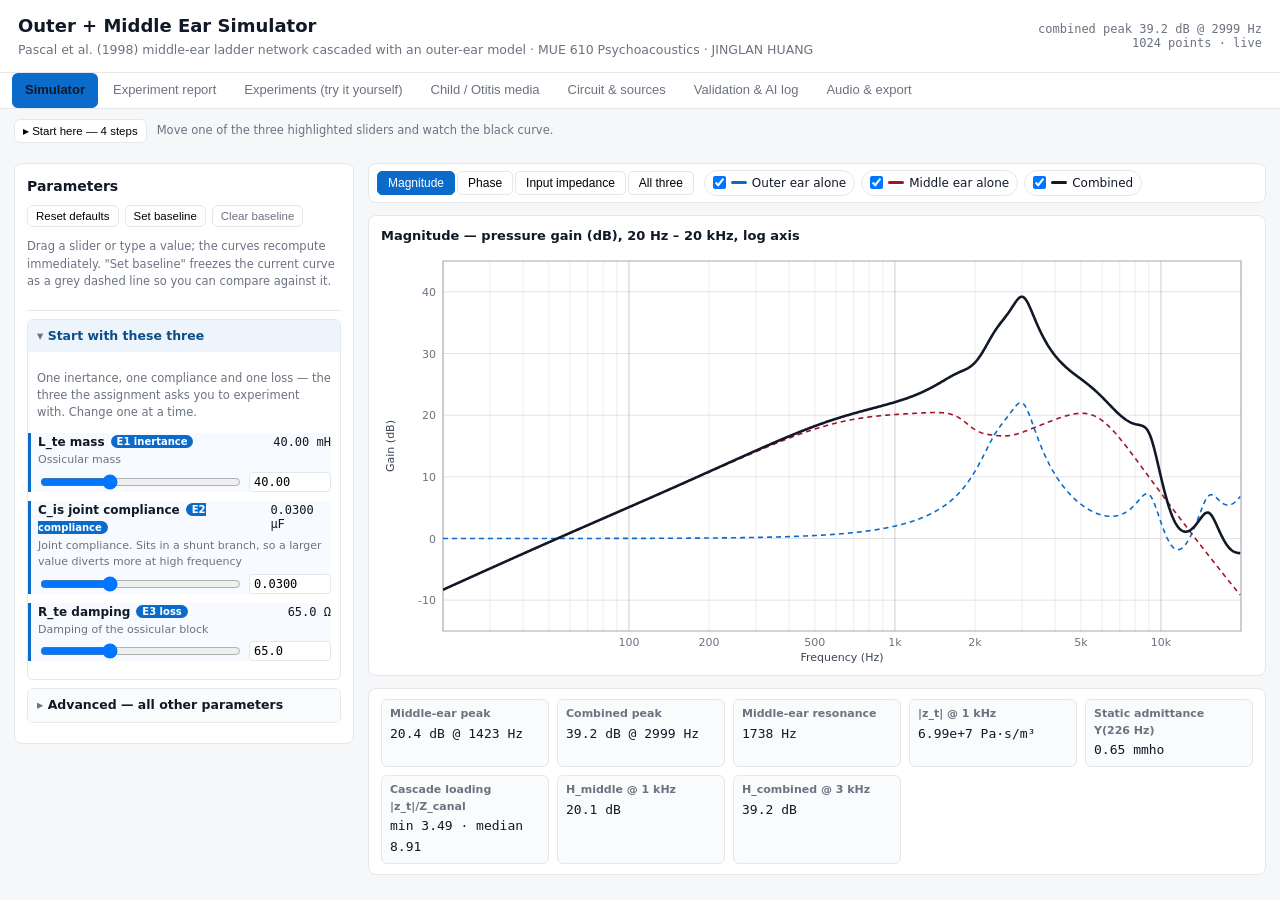
<file: web/index.html>
<!doctype html>
<html lang="en">
<head>
<meta charset="utf-8">
<meta name="viewport" content="width=device-width, initial-scale=1">
<title>Outer + Middle Ear Simulator</title>
<link rel="stylesheet" href="css/style.css?v=1788771118">
</head>
<body>

<header>
  <div class="hgroup">
    <h1>Outer + Middle Ear Simulator</h1>
    <p class="sub">Pascal et al. (1998) middle-ear ladder network cascaded with an outer-ear model
&middot; MUE 610 Psychoacoustics &middot; JINGLAN HUANG</p>
  </div>
  <div class="hstat" id="headStat">computing…</div>
</header>

<nav class="tabs" id="tabs">
  <button data-tab="sim"     class="on">Simulator</button>
  <button data-tab="report">Experiment report</button>
  <button data-tab="exp">Experiments (try it yourself)</button>
  <button data-tab="ome">Child / Otitis media</button>
  <button data-tab="circuit">Circuit &amp; sources</button>
  <button data-tab="valid">Validation &amp; AI log</button>
  <button data-tab="audio">Audio &amp; export</button>
</nav>

<!-- ==================== SIMULATOR ==================== -->
<section id="tab-sim" class="tab on">
  <div class="guidebar">
    <button id="guideToggle" class="sm">▸ Start here — 4 steps</button>
    <span class="hint">Move one of the three highlighted sliders and watch the black curve.</span>
  </div>
  <div class="onboard hidden" id="onboard">
    <ol class="steps">
      <li><b>Press "Set baseline" first.</b> The grey dashed curve then stays where you were, so
          you can see exactly what your change did.</li>
      <li><b>Move one of the three highlighted sliders.</b> They are the inertance, compliance and
          loss the assignment asks you to experiment with. Everything else is under <i>Advanced</i>.</li>
      <li><b>Watch the black curve</b> — the combined outer + middle ear response.</li>
      <li>When you can predict what a slider will do <i>before</i> you move it, go to
          <b>Experiments</b> and record it.</li>
    </ol>
    <p class="hint"><b>Reading the plots.</b>
      <b>Magnitude</b> is <i>pressure gain</i>: how much bigger the sound pressure at the cochlea is
      than at the input, in dB. It is not loudness — loudness is a perceptual quantity that also
      depends on level and on the listener.
      <b>Phase</b> is the angle by which each frequency component is shifted, in degrees. A phase
      shift is not a time delay. Two different delays can be derived from it:
      <i>phase delay</i> &minus;&phi;/&omega; and <i>group delay</i> &minus;d&phi;/d&omega;, both
      with &phi; in radians and &omega; = 2&pi;f in rad/s. Group delay is the one that describes
      when an envelope arrives. Note that it is the derivative with respect to <b>angular
      frequency on a linear scale</b>, so the visual steepness of this curve &mdash; degrees against
      a logarithmic frequency axis &mdash; is <b>not</b> the group delay and cannot be read off by
      eye; a constant delay would look curved here, not straight.
      <b>Input impedance</b> is how hard the middle ear is to drive; it is what a tympanometer
      measures, and it is not something you hear.</p>
  </div>
  <div class="layout">
    <aside class="controls">
      <div class="ctl-head">
        <strong>Parameters</strong>
        <div class="btnrow">
          <button id="btnReset" class="sm">Reset defaults</button>
          <button id="btnBaseline" class="sm">Set baseline</button>
          <button id="btnClearBase" class="sm ghost">Clear baseline</button>
        </div>
        <p class="hint zh">Drag a slider or type a value; the curves recompute immediately. "Set baseline" freezes the current curve as a grey dashed line so you can compare against it.</p>
      </div>
      <div id="ctlGroups"></div>
    </aside>

    <main class="plots">
      <div class="plotbar">
        <div class="viewsel" id="viewSel">
          <button data-v="mag" class="on">Magnitude</button>
          <button data-v="phase">Phase</button>
          <button data-v="z">Input impedance</button>
          <button data-v="all">All three</button>
        </div>
        <div class="legendbar" id="legendbar"></div>
      </div>

      <div class="card plotcard" data-v="mag">
        <h3>Magnitude — pressure gain (dB), 20 Hz – 20 kHz, log axis</h3>
        <canvas id="cvMag" class="plot"></canvas>
      </div>
      <div class="card plotcard" data-v="phase" hidden>
        <h3>Phase — shift in degrees (unwrapped). Not a time delay: group delay is &minus;d&phi;/d&omega; on a <i>linear</i> &omega; axis, so it cannot be read off this log-frequency plot by eye</h3>
        <canvas id="cvPhase" class="plot"></canvas>
      </div>
      <div class="card plotcard" data-v="z" hidden>
        <h3>Middle-ear input impedance |z<sub>t</sub>| (Pa·s/m³) — what a tympanometer measures</h3>
        <canvas id="cvZ" class="plot"></canvas>
      </div>

      <div class="card readout">
        <div id="readout" class="grid4"></div>
      </div>
    </main>
  </div>
</section>

<!-- ==================== EXPERIMENTS ==================== -->
<section id="tab-report" class="tab">
  <div class="pad">
    <h2>Experiment report — the three required experiments</h2>
    <p class="note">This is the <b>submitted report</b>. It is stored in the repository, so it is
      the same for everyone who opens this page and needs nothing typed in.
      To <b>change parameters and try your own</b>, use the
      <a href="#" data-goto="exp">Experiments</a> tab — records made there are yours and stay in
      your own browser.</p>
    <p class="hint">Every number below is <b>recomputed from the model as this page loads</b>, so
      the report cannot drift away from the code. The text records who said what, and when.</p>
    <div id="reportBody"></div>
  </div>
</section>

<section id="tab-exp" class="tab">
  <div class="pad">
    <div class="expbar">
      <div class="viewsel" id="expSel"></div>
      <div class="btnrow" style="margin:0">
        <button id="expExportJson" class="sm">Export JSON</button>
        <button id="expExportCsv" class="sm">Export CSV</button>
        <button id="expClear" class="sm ghost">Clear records</button>
      </div>
    </div>
    <p class="note"><b>This is the interactive tool, not the submitted report.</b> Anything you
      record here is saved in your own browser only. The finished three experiments are on the
      <a href="#" data-goto="report">Experiment report</a> tab.</p>
    <p class="note">Order: <b>write your prediction → read the reference explanation → run →
      compare and record</b>. The prediction and observation fields in your own words are never
      auto-filled.</p>
    <div id="expList"></div>
    <p class="hint">Records are stored in this browser only (localStorage). Export them before
      clearing site data or changing machine.</p>
  </div>
</section>

<!-- ==================== OME ==================== -->
<section id="tab-ome" class="tab">
  <div class="pad">
    <h2>Child baseline and otitis media with effusion</h2>
    <div class="warn"><b>EXPLORATORY SIMULATION — NOT A VALIDATED CLINICAL MODEL.</b>
      Every magnitude here is assumed, not measured.</div>
  </div>
  <div class="layout">
    <aside class="controls">
      <div class="ctl-head"><strong>Scenario</strong>
        <div class="btnrow" id="omePresets"></div>
        <p class="hint">Presets are the three severities in the report. Move the sliders to build
          your own — derived values and results update live.</p>
      </div>
      <div id="omeControls"></div>
    </aside>
    <main class="plots">
      <div class="plotbar"><div class="legendbar" id="omeButtons"></div></div>
      <div class="card"><h3>Transmission — pressure gain (dB)</h3><canvas id="cvOme" class="plot"></canvas></div>
      <div class="card"><h3>Conductive loss vs healthy child (dB)</h3><canvas id="cvOmeLoss" class="plot"></canvas></div>
      <div class="card"><div id="omeDerived" class="derived"></div></div>
    </main>
  </div>
  <div class="pad">
    <details class="fold"><summary>What changes, on what evidence, and why this does not reproduce the clinic</summary>
      <div id="omeTable"></div><div id="omeNotes"></div>
    </details>
  </div>
</section>

<!-- ==================== CIRCUIT ==================== -->
<section id="tab-circuit" class="tab">
  <div class="pad">
    <h2>Where each parameter lives</h2>
    <p class="note">Click a block in the diagram. It will tell you what that part of the ear does,
      which circuit elements belong to it, and whether it sits in the signal path or diverts
      volume velocity away from it.</p>
    <div id="diagramWrap"></div>
    <div id="blockInfo" class="blockinfo">Click a block above to see its parameters.</div>
  </div>
  <div class="pad" id="circuitBody"></div>
</section>

<!-- ==================== VALIDATION ==================== -->
<section id="tab-valid" class="tab"><div class="pad" id="validBody"></div></section>

<!-- ==================== AUDIO ==================== -->
<section id="tab-audio" class="tab">
  <div class="pad">
    <h2>Audio audition</h2>
    <p class="note">The impulse response is built from the <b>current parameters</b> on the Simulator tab.</p>
    <div class="card">
      <div class="row">
        <label>Source
          <select id="audSrc">
            <option value="pink">Pink noise</option>
            <option value="white">White noise</option>
            <option value="chirp">Log chirp 20–20k</option>
            <option value="clicks">Click train</option>
            <option value="file">Uploaded file</option>
          </select>
        </label>
        <label>Upload<input type="file" id="audFile" accept="audio/*"></label>
        <label>Condition
          <select id="audCond">
            <option value="current">Current parameters</option>
            <option value="child">Healthy child</option>
            <option value="mild">OME mild</option>
            <option value="moderate">OME moderate</option>
            <option value="severe">OME severe</option>
          </select>
        </label>
      </div>
      <div class="row">
        <label>Volume <input type="range" id="audVol" min="0" max="100" value="60"><span id="audVolTxt">60%</span></label>
      </div>
      <div class="btnrow">
        <button id="btnDry">▶ Play original</button>
        <button id="btnWet">▶ Play through ear</button>
        <button id="btnStop" class="ghost">■ Stop</button>
      </div>
      <div id="audStat" class="hint"></div>
      <div class="warn small">
        <b>Normalisation /:</b>
        <span id="normNote"></span>
      </div>
    </div>
    <h2>Downloads</h2>
    <div class="btnrow">
      <button id="dlCsv">Response CSV</button>
      <button id="dlParams">Parameters JSON</button>
      <button id="dlPngMag">Magnitude PNG</button>
      <button id="dlPngPhase">Phase PNG</button>
      <button id="dlPngZ">Impedance PNG</button>
      <button id="dlIR">Impulse response WAV</button>
    </div>
  </div>
</section>

<script src="data/reference.js?v=1788772911"></script>
<script src="js/complex.js?v=1788772911"></script>
<script src="js/outerEar.js?v=1788772911"></script>
<script src="js/middleEar.js?v=1788772911"></script>
<script src="js/combined.js?v=1788772911"></script>
<script src="js/plot.js?v=1788772911"></script>
<script src="js/paramSpecs.js?v=1788772911"></script>
<script src="data/report.js?v=1788772911"></script>
<script src="js/diagram.js?v=1788772911"></script>
<script src="js/content.js?v=1788772911"></script>
<script src="js/audio.js?v=1788772911"></script>
<script src="js/experiments.js?v=1788772911"></script>
<script src="js/app.js?v=1788772911"></script>
</body>
</html>
</file>
<file: web/css/style.css>
:root{
  --bg:#f6f7f9; --panel:#fff; --ink:#111827; --mut:#6b7280; --line:#e5e7eb;
  --blue:#0b6bcb; --red:#a3142b; --amber:#b8860b; --green:#2f7d32; --grey:#8b8f98;
}
*{box-sizing:border-box}
body{margin:0;background:var(--bg);color:var(--ink);
  font:14px/1.5 system-ui,-apple-system,"Segoe UI",Roboto,Helvetica,Arial,sans-serif}
header{display:flex;align-items:center;justify-content:space-between;gap:16px;
  padding:12px 18px;background:var(--panel);border-bottom:1px solid var(--line)}
h1{font-size:18px;margin:0}
.sub{margin:2px 0 0;color:var(--mut);font-size:12.5px}
.hstat{font:12px ui-monospace,Menlo,monospace;color:var(--mut);text-align:right;white-space:pre-line}
.tabs{display:flex;gap:2px;padding:0 12px;background:var(--panel);border-bottom:1px solid var(--line);flex-wrap:wrap}
.tabs button{border:0;background:transparent;padding:9px 13px;cursor:pointer;font-size:13px;
  color:var(--mut);border-bottom:2px solid transparent}
.tabs button.on{color:var(--ink);border-bottom-color:var(--blue);font-weight:600}
.tab{display:none}.tab.on{display:block}
.layout{display:grid;grid-template-columns:340px 1fr;gap:14px;padding:14px;align-items:start}
.controls{background:var(--panel);border:1px solid var(--line);border-radius:8px;
  padding:12px;max-height:calc(100vh - 130px);overflow:auto;position:sticky;top:12px}
.ctl-head{border-bottom:1px solid var(--line);padding-bottom:8px;margin-bottom:8px}
.grp{border:1px solid var(--line);border-radius:6px;margin:8px 0;overflow:hidden}
.grp>summary{cursor:pointer;padding:7px 9px;background:#fafbfc;font-weight:600;font-size:12.5px;list-style:none}
.grp>summary::-webkit-details-marker{display:none}
.grp>summary:before{content:"▸ ";color:var(--mut)}
.grp[open]>summary:before{content:"▾ "}
.grp .body{padding:6px 9px 9px}
.p{margin:9px 0}
.p .lab{display:flex;justify-content:space-between;gap:8px;font-size:12px;align-items:baseline}
.p .nm{font-weight:600}
.p .val{font:12px ui-monospace,Menlo,monospace}
.p .desc{color:var(--mut);font-size:11px;margin:1px 0 3px}
.p .rowc{display:flex;gap:6px;align-items:center}
.p input[type=range]{flex:1;min-width:0}
.p input[type=number]{width:82px;font:12px ui-monospace,Menlo,monospace;padding:2px 4px;
  border:1px solid var(--line);border-radius:4px}
.p.changed .nm{color:var(--blue)}
.plots{display:flex;flex-direction:column;gap:12px;min-width:0}
.card{background:var(--panel);border:1px solid var(--line);border-radius:8px;padding:10px 12px}
.card h3{margin:0 0 6px;font-size:13px;font-weight:600}
canvas.plot{width:100%;height:270px;display:block}
.legendbar{display:flex;flex-wrap:wrap;gap:6px;background:var(--panel);border:1px solid var(--line);
  border-radius:8px;padding:8px 10px}
.legendbar label{display:inline-flex;align-items:center;gap:5px;font-size:12px;cursor:pointer;
  padding:3px 8px;border:1px solid var(--line);border-radius:99px}
.legendbar .swatch{width:16px;height:3px;border-radius:2px;display:inline-block}
.legendbar input{margin:0}
.grid4{display:grid;grid-template-columns:repeat(auto-fit,minmax(190px,1fr));gap:8px}
.kv{background:#fafbfc;border:1px solid var(--line);border-radius:6px;padding:6px 8px}
.kv b{display:block;font-size:11px;color:var(--mut);font-weight:600}
.kv span{font:13px ui-monospace,Menlo,monospace}
.pad{padding:16px;max-width:1180px}
h2{font-size:16px;margin:18px 0 8px}
.note{background:#eef4fb;border-left:3px solid var(--blue);padding:8px 11px;border-radius:0 5px 5px 0;font-size:13px}
.warn{background:#fdf2f2;border-left:3px solid var(--red);padding:8px 11px;border-radius:0 5px 5px 0;margin:10px 0}
.warn.small{font-size:12px}
.ok{background:#eef8ee;border-left:3px solid var(--green);padding:8px 11px;border-radius:0 5px 5px 0;margin:10px 0}
.hint{color:var(--mut);font-size:11.5px}
button{border:1px solid var(--line);background:#fff;border-radius:6px;padding:6px 11px;cursor:pointer;font-size:12.5px}
button:hover{background:#f3f4f6}
button.ghost{color:var(--mut)}
button.sm{padding:4px 8px;font-size:11.5px}
button.on{background:var(--blue);color:#fff;border-color:var(--blue)}
.btnrow{display:flex;gap:6px;flex-wrap:wrap;margin:8px 0}
table{border-collapse:collapse;width:100%;font-size:12.5px;margin:8px 0;background:var(--panel)}
th,td{border:1px solid var(--line);padding:5px 8px;text-align:left;vertical-align:top}
th{background:#fafbfc;font-weight:600}
td.num{font:12px ui-monospace,Menlo,monospace;text-align:right}
.exp{background:var(--panel);border:1px solid var(--line);border-radius:8px;padding:12px;margin:10px 0}
.exp h3{margin:0 0 4px;font-size:14px}
.exp textarea{width:100%;min-height:62px;font:13px system-ui;padding:6px;
  border:1px solid var(--line);border-radius:5px;resize:vertical}
.exp .step{font-size:11px;color:#fff;background:var(--mut);border-radius:99px;padding:1px 7px;margin-right:6px}
.exp .aiexp{background:#fbf7ee;border-left:3px solid var(--amber);padding:8px 11px;margin:8px 0;font-size:12.5px;display:none}
.exp .result{background:#fafbfc;border:1px solid var(--line);border-radius:6px;padding:8px;margin:8px 0;display:none}
.row{display:flex;gap:14px;flex-wrap:wrap;align-items:center;margin:8px 0}
.row label{display:flex;gap:6px;align-items:center;font-size:12.5px}
select,input[type=file]{font-size:12.5px;padding:3px;border:1px solid var(--line);border-radius:5px;background:#fff}
code{background:#f1f3f5;padding:1px 4px;border-radius:3px;font-size:12px}
.mono{font:12px ui-monospace,Menlo,monospace}
@media(max-width:960px){.layout{grid-template-columns:1fr}.controls{position:static;max-height:none}}

/* onboarding */
.onboard{background:#eef4fb;border:1px solid #cfe0f3;border-radius:8px;
  margin:0 14px;padding:10px 16px}
.onboard h2{margin:0 0 6px;font-size:15px}
.onboard .steps{margin:0 0 6px;padding-left:22px}
.onboard .steps li{margin:4px 0}
.onboard .closeX{position:absolute;top:6px;right:8px;border:0;background:transparent;
  font-size:18px;line-height:1;color:var(--mut);cursor:pointer;padding:2px 6px}
.onboard.hidden{display:none}
#onboardShow{margin:10px 14px 0}
/* highlighted key parameters */
.grp.key>summary{background:#eef4fb;color:#0b4f8a}
.p.keyparam{background:#f7fbff;border-left:3px solid var(--blue);padding-left:7px;
  margin-left:-9px;border-radius:0 4px 4px 0}
.p .tagexp{font-size:10px;background:var(--blue);color:#fff;border-radius:99px;
  padding:1px 6px;margin-left:6px;vertical-align:1px}
/* circuit diagram */
#diagramWrap{background:var(--panel);border:1px solid var(--line);border-radius:8px;padding:8px}
#diagramWrap svg{width:100%;height:auto;display:block}
.blk{cursor:pointer}
.blk rect{transition:fill .12s}
.blk:hover rect{fill:#dbeafe}
.blk.sel rect{fill:#bfdbfe;stroke:#0b6bcb;stroke-width:2}
.blockinfo{background:var(--panel);border:1px solid var(--line);border-radius:8px;
  padding:10px 12px;margin-top:10px;min-height:60px;font-size:13px}
.blockinfo table{margin:6px 0 0}
/* OME */
.derived{background:#fafbfc;border:1px solid var(--line);border-radius:6px;padding:8px 10px;
  margin-top:8px;font-size:12.5px}
.derived .d{display:inline-block;margin-right:16px}
.derived .d b{color:var(--mut);font-weight:600;font-size:11px;display:block}
.derived .d span{font:12.5px ui-monospace,Menlo,monospace}
.tagd{font-size:10px;border-radius:99px;padding:1px 6px;margin-left:5px;vertical-align:1px}
.tagd.derived{background:#2f7d32;color:#fff}
.tagd.assumed{background:#b8860b;color:#fff}

/* ---- compact guide bar ---- */
.guidebar{display:flex;align-items:center;gap:10px;flex-wrap:wrap;padding:10px 14px 6px}
.guidebar .hint{margin:0}
.onboard.hidden{display:none}
.onboard .steps{margin:2px 0 6px;padding-left:20px}
.onboard .steps li{margin:3px 0}

/* ---- plot view switcher ---- */
.plotbar{display:flex;align-items:center;gap:10px;flex-wrap:wrap;
  background:var(--panel);border:1px solid var(--line);border-radius:8px;padding:6px 8px}
.viewsel{display:flex;gap:2px;flex-wrap:wrap}
.viewsel button{border:1px solid var(--line);background:#fff;padding:4px 10px;font-size:12px;
  border-radius:5px;cursor:pointer;white-space:nowrap}
.viewsel button.on{background:var(--blue);color:#fff;border-color:var(--blue)}
.plotbar .legendbar{border:0;padding:0;background:transparent;flex:1 1 240px;min-width:0}
.plotcard[hidden]{display:none}
/* one plot at a time fills the viewport, so params and result are both visible */
.plotcard canvas.plot{height:46vh;min-height:260px}
.plots.showall .plotcard canvas.plot{height:250px;min-height:0}

/* ---- experiments, one at a time ---- */
.expbar{display:flex;align-items:center;justify-content:space-between;gap:12px;flex-wrap:wrap;
  margin-bottom:8px}
.exp[hidden]{display:none}

/* ---- collapsible long sections ---- */
details.fold{background:var(--panel);border:1px solid var(--line);border-radius:8px;margin:10px 0}
details.fold>summary{cursor:pointer;padding:9px 12px;font-weight:600;font-size:13px;list-style:none}
details.fold>summary::-webkit-details-marker{display:none}
details.fold>summary:before{content:"▸ ";color:var(--mut)}
details.fold[open]>summary:before{content:"▾ "}
details.fold>div,details.fold>table{padding:0 12px 12px}

/* ---- no horizontal overflow at any width or zoom ----
   The rules below fix the CAUSES (flex items that refuse to shrink, wide
   tables, the SVG). body{overflow-x:hidden} is deliberately NOT used, because
   it hides overflow instead of removing it and silently clips content. */
html,body{max-width:100%}
.pad,.card,.controls,.plots,.blockinfo{min-width:0}
.tablewrap{overflow-x:auto;-webkit-overflow-scrolling:touch}
table{table-layout:auto;word-break:normal;overflow-wrap:anywhere}
pre.mono{overflow-x:auto;white-space:pre;font-size:11px}
#diagramWrap{overflow-x:auto}
#diagramWrap svg{min-width:760px}
.grid4{grid-template-columns:repeat(auto-fit,minmax(165px,1fr))}
@media(max-width:900px){
  .layout{grid-template-columns:1fr}
  .controls{position:static;max-height:none}
  .plotcard canvas.plot{height:320px}
}

.refcheck{margin-top:8px;background:#fbf7ee;border-left:3px solid var(--amber);
  padding:7px 10px;border-radius:0 5px 5px 0;font-size:12.5px}
.refcheck ul{margin:4px 0 0;padding-left:18px}
.refcheck li{margin:3px 0}

.statusbar{margin:2px 0 6px}
.pill{font-size:11px;border-radius:99px;padding:2px 9px;color:#fff;font-weight:600}
.pill.grey{background:#8b8f98}.pill.amber{background:#b8860b}
.pill.blue{background:#0b6bcb}.pill.green{background:#2f7d32}
.viewsel button .st{opacity:.85;margin-left:2px}
.demoflag{background:#fdf6e7;border-left:3px solid var(--amber);padding:7px 10px;
  border-radius:0 5px 5px 0;margin-bottom:8px;font-size:12.5px}

.repcard{background:var(--panel);border:1px solid var(--line);border-radius:8px;
  padding:12px 14px;margin:12px 0}
.repcard h3{margin:0 0 4px;font-size:14px}
.rblock{border-left:3px solid var(--line);padding:7px 11px;margin:9px 0;border-radius:0 5px 5px 0;
  font-size:13px;background:#fafbfc}
.rblock .rwho{font-weight:600;font-size:11.5px;margin-bottom:3px}
.rblock .rwhen{font-weight:400;color:var(--mut);margin-left:8px;font-size:11px}
.r-student{border-left-color:var(--blue);background:#f4f8fd}
.r-ai{border-left-color:var(--amber);background:#fdf9f0}
.r-result{border-left-color:var(--green);background:#f4faf5}
.r-post{border-left-color:#6b7280;background:#f7f7f8}
.r-pending{border-left-color:var(--red);background:#fdf4f4}

.optional{font-size:10.5px;background:#e5e7eb;color:#4b5563;border-radius:99px;
  padding:1px 7px;margin-left:6px;font-weight:600;vertical-align:1px}
.aicase{background:var(--panel);border:1px solid var(--line);border-radius:8px;padding:12px 14px;margin:12px 0}
.tl{border-left:2px solid var(--line);margin:8px 0 8px 6px;padding-left:14px}
.tl .ev{margin:10px 0;position:relative}
.tl .ev:before{content:"";position:absolute;left:-20px;top:5px;width:9px;height:9px;
  border-radius:50%;background:var(--blue)}
.tl .ev.ai:before{background:var(--amber)}
.tl .ev.stu:before{background:var(--green)}
.tl .who{font-weight:600;font-size:11.5px}
.tl .who .tag{font-size:10px;border-radius:99px;padding:1px 7px;margin-left:6px;color:#fff}
.tl .who .tag.ai{background:var(--amber)}.tl .who .tag.stu{background:var(--green)}

.r-setup{border-left-color:#6b7280;background:#f7f7f8}
canvas.repplot{height:230px;margin-top:10px}
</file>
